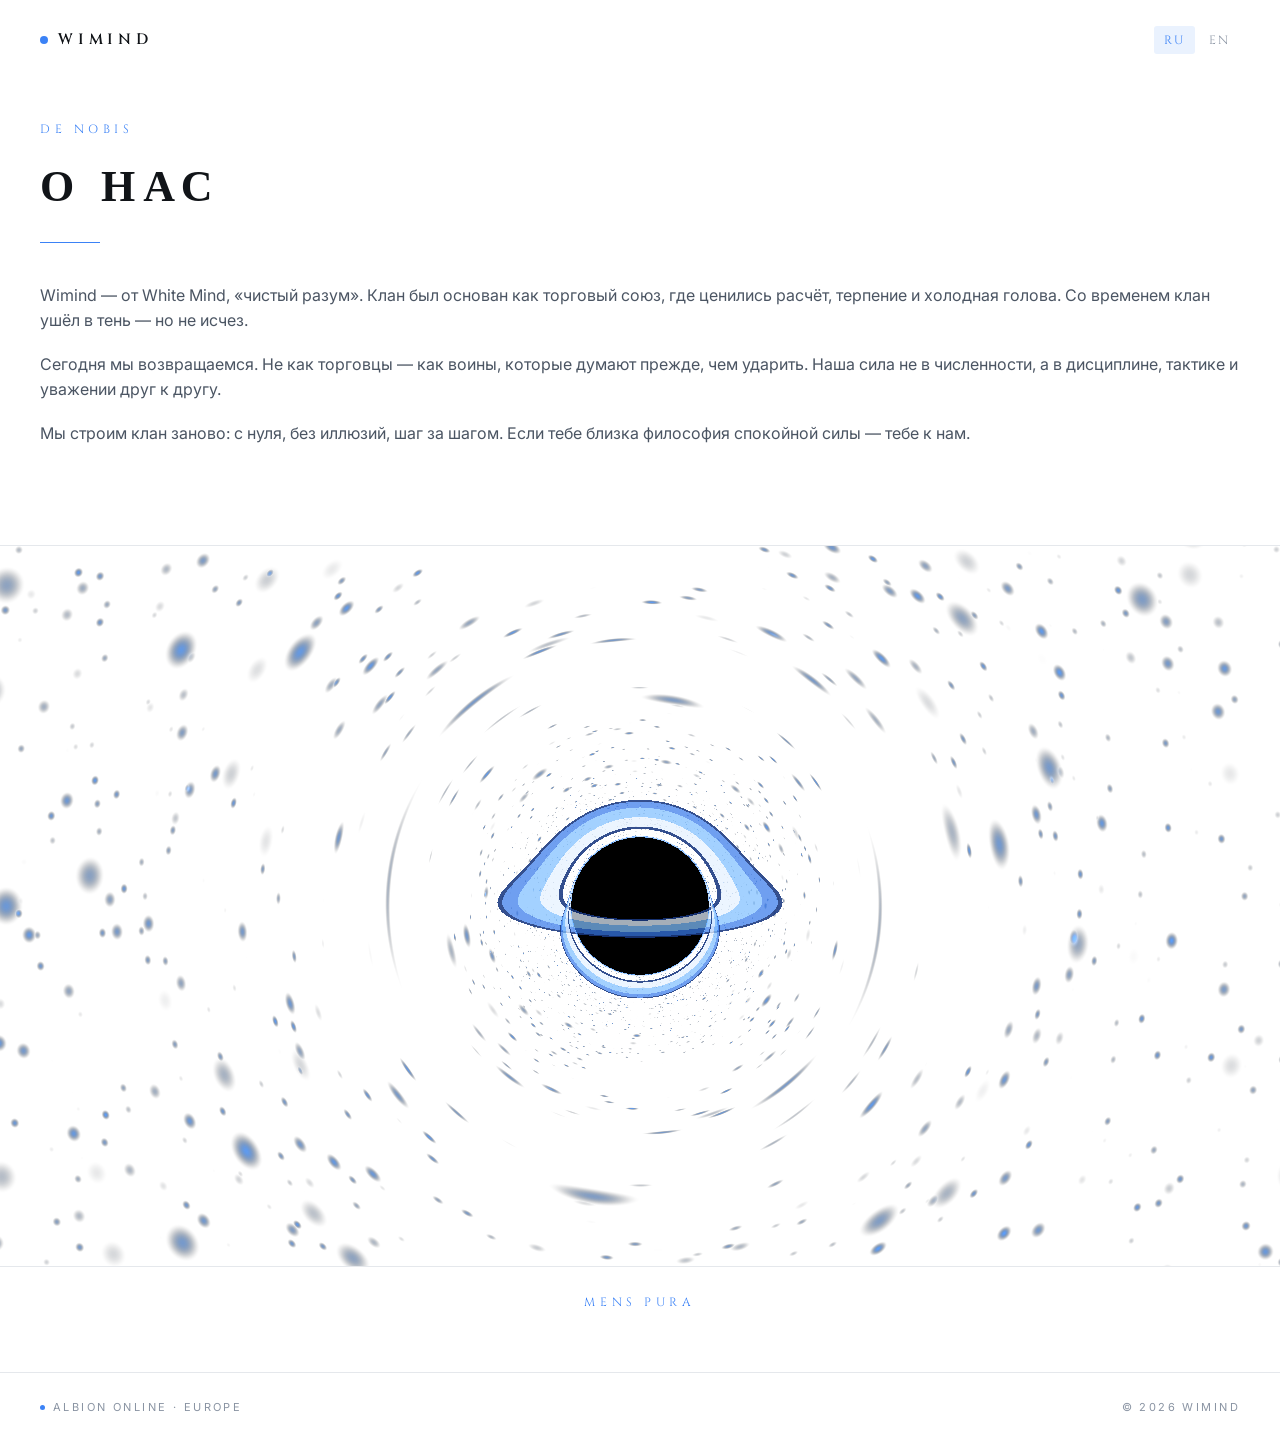
<file: wimind/about.html>
<!DOCTYPE html>
<html lang="ru">
<head>
<meta charset="UTF-8" />
<meta name="viewport" content="width=device-width, initial-scale=1.0" />
<title>О нас · WIMIND</title>
<link rel="preconnect" href="https://fonts.googleapis.com">
<link rel="preconnect" href="https://fonts.gstatic.com" crossorigin>
<link href="https://fonts.googleapis.com/css2?family=Cinzel:wght@400;500;600;700&family=Inter:wght@300;400;500;600&display=swap" rel="stylesheet">
<link rel="stylesheet" href="css/style.css">
</head>
<body>

<div class="page">
  <header class="top">
    <a href="index.html" class="logo"><span class="mark"></span>WIMIND</a>
    <div class="lang-switch" role="group" aria-label="Language">
      <button data-lang="ru" class="active">RU</button>
      <button data-lang="en">EN</button>
    </div>
  </header>

  <main class="content">
    <div class="eyebrow" data-i18n="about.eyebrow">De Nobis</div>
    <h1 class="page-title" data-i18n="about.title">О нас</h1>
    <div class="page-divider"></div>

    <p data-i18n="about.p1">Wimind — от White Mind, «чистый разум». Клан был основан как торговый союз, где ценились расчёт, терпение и холодная голова. Со временем клан ушёл в тень — но не исчез.</p>
    <p data-i18n="about.p2">Сегодня мы возвращаемся. Не как торговцы — как воины, которые думают прежде, чем ударить. Наша сила не в численности, а в дисциплине, тактике и уважении друг к другу.</p>
    <p data-i18n="about.p3">Мы строим клан заново: с нуля, без иллюзий, шаг за шагом. Если тебе близка философия спокойной силы — тебе к нам.</p>
  </main>

  <!-- Чёрная дыра — во всю ширину, в самом конце, перед футером -->
  <section class="void-section">
    <div class="void-frame">
      <div class="blackhole" id="bh">
        <canvas id="c"></canvas>
      </div>
    </div>
    <div class="void-caption">
      <span class="void-label" data-i18n="void.label">Mens pura</span>
    </div>
  </section>

  <footer class="bottom">
    <span class="server" data-i18n="footer.server">Albion Online · Europe</span>
    <span>© 2026 WIMIND</span>
  </footer>
</div>

<div class="transition-overlay" aria-hidden="true">
  <div class="transition-line"></div>
</div>

<script src="js/i18n.js"></script>
<script src="js/main.js"></script>
<script src="js/blackhole.js"></script>
</body>
</html>
</file>
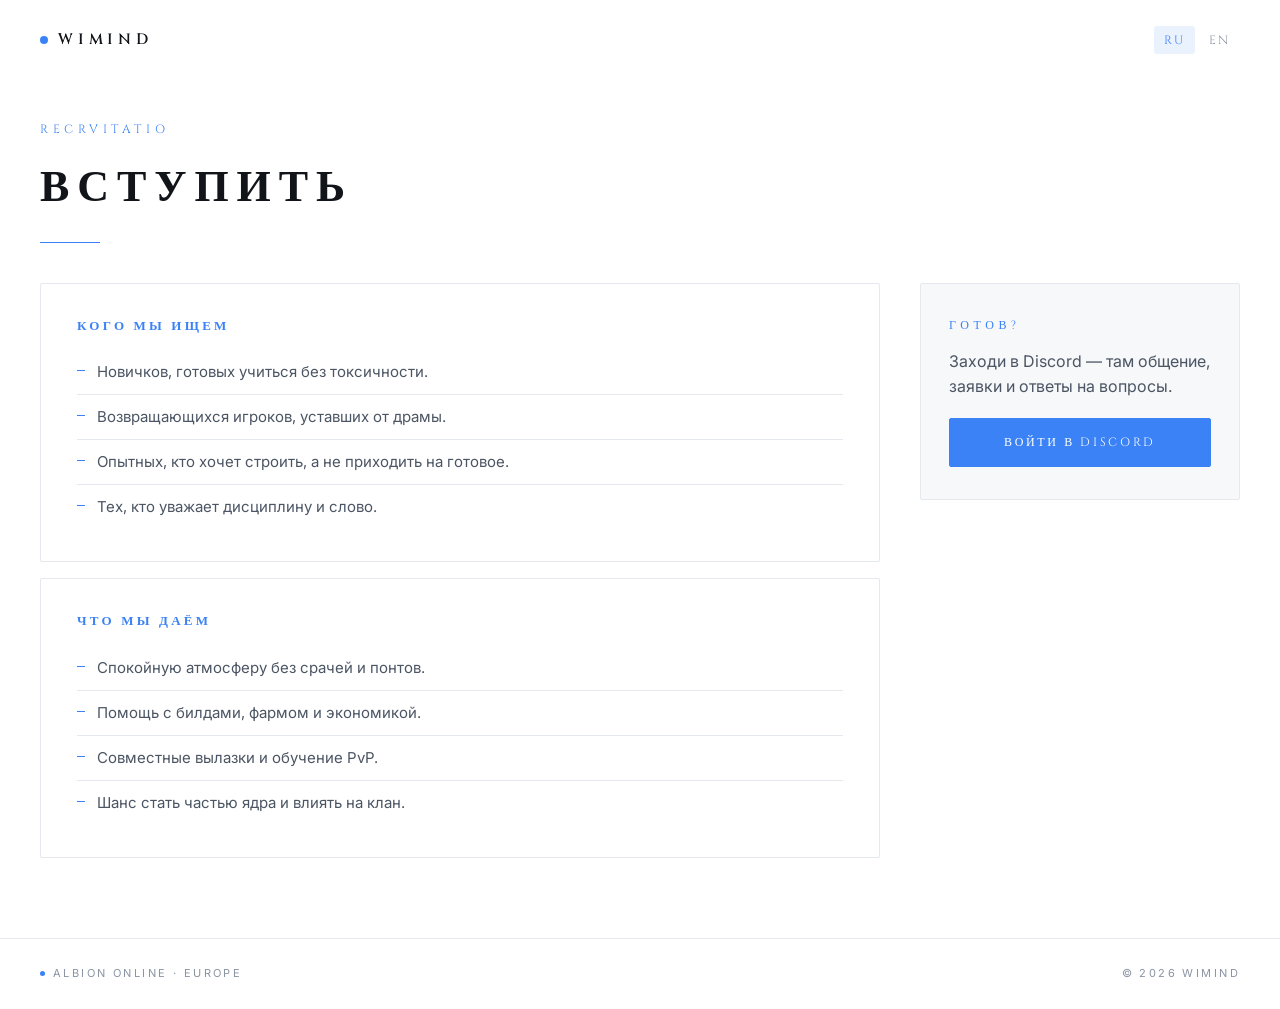
<file: wimind/join.html>
<!DOCTYPE html>
<html lang="ru">
<head>
<meta charset="UTF-8" />
<meta name="viewport" content="width=device-width, initial-scale=1.0" />
<title>Вступить · WIMIND</title>
<link rel="preconnect" href="https://fonts.googleapis.com">
<link rel="preconnect" href="https://fonts.gstatic.com" crossorigin>
<link href="https://fonts.googleapis.com/css2?family=Cinzel:wght@400;500;600;700&family=Inter:wght@300;400;500;600&display=swap" rel="stylesheet">
<link rel="stylesheet" href="css/style.css">
</head>
<body>

<div class="page">
  <header class="top">
    <a href="index.html" class="logo"><span class="mark"></span>WIMIND</a>
    <div class="lang-switch" role="group" aria-label="Language">
      <button data-lang="ru" class="active">RU</button>
      <button data-lang="en">EN</button>
    </div>
  </header>

  <main class="content">
    <div class="eyebrow" data-i18n="join.eyebrow">Recrvitatio</div>
    <h1 class="page-title" data-i18n="join.title">Вступить</h1>
    <div class="page-divider"></div>

    <div class="join-layout">

      <!-- Левая колонка: карточки -->
      <div class="join-info">
        <div class="card">
          <h3 data-i18n="join.wantTitle">Кого мы ищем</h3>
          <ul>
            <li data-i18n="join.w1">Новичков, готовых учиться без токсичности.</li>
            <li data-i18n="join.w2">Возвращающихся игроков, уставших от драмы.</li>
            <li data-i18n="join.w3">Опытных, кто хочет строить, а не приходить на готовое.</li>
            <li data-i18n="join.w4">Тех, кто уважает дисциплину и слово.</li>
          </ul>
        </div>

        <div class="card">
          <h3 data-i18n="join.giveTitle">Что мы даём</h3>
          <ul>
            <li data-i18n="join.g1">Спокойную атмосферу без срачей и понтов.</li>
            <li data-i18n="join.g2">Помощь с билдами, фармом и экономикой.</li>
            <li data-i18n="join.g3">Совместные вылазки и обучение PvP.</li>
            <li data-i18n="join.g4">Шанс стать частью ядра и влиять на клан.</li>
          </ul>
        </div>
      </div>

      <!-- Правая колонка: кнопка -->
      <aside class="join-cta">
        <div class="join-cta-inner">
          <div class="join-cta-label" data-i18n="join.ctaLabel">Готов?</div>
          <p class="join-cta-text" data-i18n="join.ctaText">
            Заходи в Discord — там общение, заявки и ответы на вопросы.
          </p>
          <a href="https://discord.gg/Hchp6t8Be8" target="_blank" rel="noopener"
             class="btn primary join-cta-btn"
             data-i18n="join.cta">Войти в Discord</a>
        </div>
      </aside>

    </div>
  </main>

  <footer class="bottom">
    <span class="server" data-i18n="footer.server">Albion Online · Europe</span>
    <span>© 2026 WIMIND</span>
  </footer>
</div>

<div class="transition-overlay" aria-hidden="true">
  <div class="transition-line"></div>
</div>

<script src="js/i18n.js"></script>
<script src="js/main.js"></script>
</body>
</html>
</file>
<file: wimind/css/style.css>
/* ============================================================
   WIMIND · style.css
   Светлая минималистичная тема · edge-to-edge
   ============================================================ */

:root {
  --bg: #ffffff;
  --bg-soft: #f6f8fa;
  --text: #111418;
  --text-soft: #4b5563;
  --muted: #8a94a3;
  --line: #e5e8ec;
  --line-strong: #cdd4dd;
  --accent: #3b82f6;
  --accent-soft: #eaf2fe;
  --accent-deep: #2f6fd6;

  --gutter: 40px;                 /* боковой отступ — единый для всего */
}

* { box-sizing: border-box; margin: 0; padding: 0; }

html { scroll-behavior: smooth; }

body {
  background: var(--bg);
  color: var(--text);
  font-family: 'Inter', system-ui, -apple-system, sans-serif;
  font-weight: 400;
  line-height: 1.6;
  -webkit-font-smoothing: antialiased;
  min-height: 100vh;
  overflow-x: hidden;
}

a { color: var(--accent); text-decoration: none; }
a:hover { color: var(--accent-deep); }

/* ---------- Header ---------- */
.top {
  display: flex;
  align-items: center;
  justify-content: space-between;
  padding: 26px var(--gutter);
}

.logo {
  font-family: 'Cinzel', serif;
  font-weight: 600;
  font-size: 15px;
  letter-spacing: .32em;
  color: var(--text);
  display: flex;
  align-items: center;
  gap: 10px;
  text-transform: uppercase;
}
.logo:hover { color: var(--text); }
.logo .mark {
  width: 8px;
  height: 8px;
  background: var(--accent);
  border-radius: 50%;
  display: inline-block;
}

.lang-switch {
  display: flex;
  gap: 4px;
  font-family: 'Cinzel', serif;
  font-size: 12px;
  letter-spacing: .18em;
}
.lang-switch button {
  background: transparent;
  border: none;
  color: var(--muted);
  font-family: inherit;
  font-size: inherit;
  letter-spacing: inherit;
  padding: 6px 10px;
  cursor: pointer;
  border-radius: 3px;
  transition: color .2s ease, background .2s ease;
}
.lang-switch button:hover { color: var(--text); }
.lang-switch button.active {
  color: var(--accent);
  background: var(--accent-soft);
}

/* ---------- Home ---------- */
.home {
  height: 100dvh;
  display: grid;
  grid-template-rows: auto 1fr auto;
  overflow: hidden;
}
.home .center {
  display: flex;
  flex-direction: column;
  align-items: center;
  justify-content: center;
  text-align: center;
  padding: 20px var(--gutter);
}

.emblem {
  width: 54px;
  height: 54px;
  border: 1px solid var(--line-strong);
  border-radius: 50%;
  display: flex;
  align-items: center;
  justify-content: center;
  font-family: 'Cinzel', serif;
  font-size: 22px;
  font-weight: 600;
  color: var(--accent);
  margin-bottom: 28px;
  animation: fadeIn 1s ease .1s both;
}

h1.title {
  font-family: 'Cinzel', serif;
  font-weight: 600;
  font-size: clamp(40px, 7vw, 76px);
  letter-spacing: .3em;
  line-height: 1;
  margin-left: .3em;
  animation: fadeIn 1s ease .25s both;
}

.slogan {
  margin-top: 26px;
  font-family: 'Cinzel', serif;
  font-size: clamp(11px, 1.3vw, 14px);
  letter-spacing: .42em;
  color: var(--accent);
  display: flex;
  justify-content: center;
  flex-wrap: wrap;
  animation: fadeIn 1s ease .55s both;
}
.slogan .letter {
  opacity: 0;
  animation: letterIn .5s ease forwards;
}
.slogan .dot {
  margin: 0 .35em;
  color: var(--line-strong);
}

.actions {
  margin-top: 54px;
  display: flex;
  gap: 14px;
  justify-content: center;
  flex-wrap: wrap;
  animation: fadeIn 1s ease 1.6s both;
}

.actions-inline {
  margin-top: 36px;
  display: flex;
  gap: 14px;
  flex-wrap: wrap;
}

/* ---------- Buttons ---------- */
.btn {
  display: inline-flex;
  align-items: center;
  justify-content: center;
  gap: 10px;
  padding: 14px 28px;
  font-family: 'Cinzel', serif;
  font-size: 12px;
  letter-spacing: .22em;
  text-transform: uppercase;
  text-decoration: none;
  color: var(--text);
  background: transparent;
  border: 1px solid var(--line-strong);
  border-radius: 2px;
  cursor: pointer;
  transition: color .25s ease, border-color .25s ease, background .25s ease;
}
.btn:hover {
  color: var(--accent);
  border-color: var(--accent);
  background: var(--accent-soft);
}
.btn.primary {
  color: #fff;
  background: var(--accent);
  border-color: var(--accent);
}
.btn.primary:hover {
  background: var(--accent-deep);
  border-color: var(--accent-deep);
  color: #fff;
}

/* ---------- Footer ---------- */
.bottom {
  display: flex;
  justify-content: space-between;
  align-items: center;
  padding: 26px var(--gutter);
  font-size: 11px;
  letter-spacing: .22em;
  text-transform: uppercase;
  color: var(--muted);
  border-top: 1px solid var(--line);
  animation: fadeIn 1s ease 1.8s both;
}
.bottom .server { display: inline-flex; align-items: center; gap: 8px; }
.bottom .server::before {
  content: '';
  width: 5px;
  height: 5px;
  background: var(--accent);
  border-radius: 50%;
  display: inline-block;
}

/* ---------- Inner pages ---------- */
.page {
  min-height: 100vh;
  display: flex;
  flex-direction: column;
  width: 100%;
}

/* Контент — на всю ширину, с боковыми отступами только через padding */
.page .content {
  flex: 1;
  width: 100%;
  padding: 40px var(--gutter) 80px;
}

.eyebrow {
  font-family: 'Cinzel', serif;
  font-size: 12px;
  letter-spacing: .38em;
  color: var(--accent);
  text-transform: uppercase;
  margin-bottom: 14px;
  animation: fadeIn .8s ease .1s both;
}
.page-title {
  font-family: 'Cinzel', serif;
  font-weight: 600;
  font-size: clamp(28px, 4vw, 44px);
  letter-spacing: .18em;
  color: var(--text);
  text-transform: uppercase;
  margin-bottom: 18px;
  animation: fadeIn .8s ease .2s both;
}
.page-divider {
  width: 60px;
  height: 1px;
  background: var(--accent);
  margin-bottom: 40px;
  animation: fadeIn .8s ease .3s both;
}

/* Параграфы — на всю ширину, без max-width */
.page p {
  color: var(--text-soft);
  font-size: 16px;
  margin-bottom: 18px;
  animation: fadeIn .8s ease .35s both;
}

/* ---------- News list ---------- */
.news-list { display: flex; flex-direction: column; width: 100%; }
.news-item {
  display: grid;
  grid-template-columns: 180px 1fr;
  gap: 40px;
  padding: 26px 0;
  border-bottom: 1px solid var(--line);
  transition: opacity .2s ease;
  cursor: pointer;
  text-decoration: none;
  color: inherit;
}
.news-item:first-child { border-top: 1px solid var(--line); }
.news-item:hover { opacity: .7; color: inherit; }
.news-date {
  font-family: 'Cinzel', serif;
  font-size: 12px;
  letter-spacing: .2em;
  color: var(--accent);
  padding-top: 4px;
}
.news-title {
  font-family: 'Cinzel', serif;
  font-size: 18px;
  color: var(--text);
  letter-spacing: .04em;
  margin-bottom: 6px;
}
.news-excerpt { font-size: 15px; color: var(--muted); }

/* ---------- News detail ---------- */
.news-detail .back-link {
  display: inline-block;
  font-family: 'Cinzel', serif;
  font-size: 12px;
  letter-spacing: .22em;
  text-transform: uppercase;
  color: var(--muted);
  text-decoration: none;
  margin-bottom: 28px;
  transition: color .2s ease;
}
.news-detail .back-link:hover { color: var(--accent); }

.news-body {
  margin-top: 10px;
  animation: fadeIn .5s ease both;
}
.news-body h2 {
  font-family: 'Cinzel', serif;
  font-weight: 600;
  font-size: 20px;
  letter-spacing: .08em;
  color: var(--text);
  margin: 34px 0 14px;
  text-transform: uppercase;
}
.news-body h2:first-child { margin-top: 0; }
.news-body h3 {
  font-family: 'Cinzel', serif;
  font-size: 16px;
  letter-spacing: .1em;
  color: var(--text);
  margin: 24px 0 10px;
}
.news-body p { color: var(--text-soft); font-size: 16px; margin-bottom: 16px; }
.news-body ul { margin: 0 0 18px 0; padding-left: 0; list-style: none; }
.news-body ol { margin: 0 0 18px 20px; color: var(--text-soft); font-size: 16px; }
.news-body ol li { padding: 4px 0; }
.news-body ul li {
  padding: 6px 0 6px 20px;
  position: relative;
  color: var(--text-soft);
}
.news-body ul li::before {
  content: '';
  position: absolute;
  left: 0; top: 16px;
  width: 8px; height: 1px;
  background: var(--accent);
}
.news-body a { color: var(--accent); }
.news-body strong { color: var(--text); font-weight: 600; }
.news-body blockquote {
  border-left: 2px solid var(--accent);
  padding: 4px 0 4px 20px;
  margin: 22px 0;
  color: var(--muted);
  font-style: italic;
  font-family: 'Cinzel', serif;
  letter-spacing: .06em;
}

/* ---------- Cards (join / about) ---------- */
.card {
  border: 1px solid var(--line);
  padding: 32px 36px;
  margin-bottom: 16px;
  border-radius: 2px;
  width: 100%;
}
.card h3 {
  font-family: 'Cinzel', serif;
  font-size: 13px;
  letter-spacing: .25em;
  color: var(--accent);
  text-transform: uppercase;
  margin-bottom: 14px;
}
.card ul { list-style: none; }
.card li {
  padding: 10px 0 10px 20px;
  position: relative;
  color: var(--text-soft);
  font-size: 15px;
  border-bottom: 1px solid var(--line);
}
.card li:last-child { border-bottom: none; }
.card li::before {
  content: '';
  position: absolute;
  left: 0;
  top: 20px;
  width: 8px;
  height: 1px;
  background: var(--accent);
}

/* ============================================================
   ЧЁРНАЯ ДЫРА — во всю ширину экрана
   Стоит ВНЕ .page .content, поэтому просто на 100% ширины
   ============================================================ */
.void-section {
  width: 100%;
  margin: 0;
  padding: 0;
}

.void-frame {
  position: relative;
  width: 100%;
  border-top: 1px solid var(--line);
  border-bottom: 1px solid var(--line);
  overflow: hidden;
  background: #fff;
  animation: fadeIn .9s ease .35s both;
}

.blackhole {
  position: relative;
  width: 100%;
  height: clamp(420px, 80vh, 900px);
  cursor: grab;
  touch-action: none;
  user-select: none;
  -webkit-user-select: none;
  -webkit-tap-highlight-color: transparent;
  overflow: hidden;
}
.blackhole.grabbing { cursor: grabbing; }
.blackhole canvas {
  width: 100%;
  height: 100%;
  display: block;
  background: transparent;
}

.void-caption {
  max-width: 640px;
  margin: 26px auto 60px;
  text-align: center;
  padding: 0 var(--gutter);
  animation: fadeIn .9s ease .5s both;
}
.void-label {
  display: block;
  font-family: 'Cinzel', serif;
  font-size: 12px;
  letter-spacing: .38em;
  color: var(--accent);
  text-transform: uppercase;
  margin-bottom: 10px;
}
.void-caption p {
  color: var(--muted);
  font-size: 15px;
  line-height: 1.7;
  font-style: italic;
  margin: 0;
}

/* ---------- Page transition overlay ---------- */
.transition-overlay {
  position: fixed;
  inset: 0;
  background: var(--bg);
  z-index: 9999;
  pointer-events: none;
  opacity: 0;
  transition: opacity .35s ease;
}
.transition-overlay.active {
  opacity: 1;
  pointer-events: all;
}
.transition-line {
  position: absolute;
  top: 50%;
  left: 0;
  right: 0;
  height: 1px;
  background: var(--accent);
  transform: translateY(-50%) scaleX(0);
  transform-origin: left center;
  transition: transform .45s ease;
  will-change: transform;
}
.transition-overlay.active .transition-line {
  transform: translateY(-50%) scaleX(1);
}

/* ---------- i18n fade ---------- */
body.i18n-fading { opacity: 0; transition: opacity .22s ease; }

/* ---------- Animations ---------- */
@keyframes fadeIn {
  from { opacity: 0; transform: translateY(8px); }
  to   { opacity: 1; transform: translateY(0); }
}
@keyframes letterIn {
  from { opacity: 0; }
  to   { opacity: 1; }
}

/* ---------- Responsive ---------- */
@media (max-width: 960px) {
  :root { --gutter: 28px; }
}

@media (max-width: 640px) {
  :root { --gutter: 20px; }

  .top, .bottom { padding: 22px var(--gutter); }
  .home .center { padding: 20px var(--gutter); }
  .logo { font-size: 13px; letter-spacing: .26em; }
  .emblem { width: 46px; height: 46px; font-size: 18px; margin-bottom: 22px; }
  h1.title { letter-spacing: .2em; margin-left: .2em; }
  .slogan { letter-spacing: .3em; }
  .actions { flex-direction: column; width: 100%; max-width: 280px; margin-top: 40px; }
  .btn { justify-content: center; width: 100%; }
  .bottom { font-size: 10px; letter-spacing: .18em; }

  .page .content { padding: 30px var(--gutter) 60px; }
  .news-item { grid-template-columns: 1fr; gap: 6px; }

  .blackhole { height: clamp(300px, 60vh, 500px); }
}

@media (prefers-reduced-motion: reduce) {
  *, *::before, *::after {
    animation-duration: .01ms !important;
    animation-iteration-count: 1 !important;
    transition-duration: .01ms !important;
  }
}
/* ============================================================
   JOIN — карточки слева, кнопка справа
   ============================================================ */
.join-layout {
  display: grid;
  grid-template-columns: 1fr 320px;
  gap: 40px;
  align-items: start;
}

.join-info {
  display: flex;
  flex-direction: column;
  gap: 16px;
}

.join-info .card { margin-bottom: 0; }

/* Правая колонка с кнопкой */
.join-cta {
  position: sticky;
  top: 40px;
}

.join-cta-inner {
  border: 1px solid var(--line);
  border-radius: 2px;
  padding: 32px 28px;
  text-align: left;
  background: var(--bg-soft);
  animation: fadeIn .8s ease .35s both;
}

.join-cta-label {
  font-family: 'Cinzel', serif;
  font-size: 12px;
  letter-spacing: .38em;
  color: var(--accent);
  text-transform: uppercase;
  margin-bottom: 14px;
}

.join-cta-text {
  color: var(--text-soft);
  font-size: 15px;
  line-height: 1.6;
  margin-bottom: 24px;
}

.join-cta-btn {
  width: 100%;
  justify-content: center;
}

/* Мобильные: колонка одна, кнопка сверху карточек */
@media (max-width: 860px) {
  .join-layout {
    grid-template-columns: 1fr;
    gap: 24px;
  }
  .join-cta { position: static; order: -1; }
}
</file>
